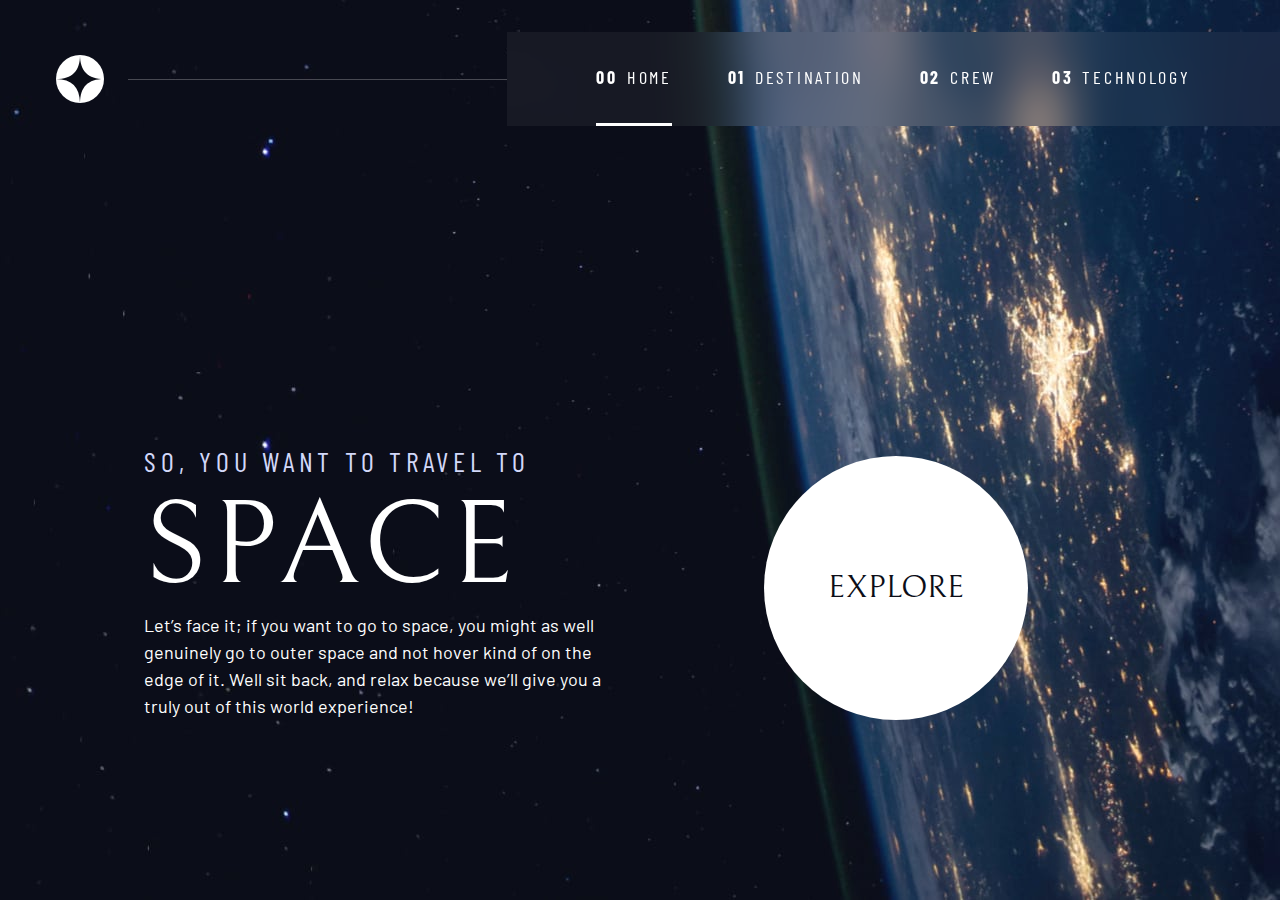
<file: index.html>
<!DOCTYPE html>
<html lang="en">
<head>
  <meta charset="UTF-8">
  <meta name="viewport" content="width=device-width, initial-scale=1.0">

  <link rel="icon" type="image/png" sizes="32x32" href="assets/favicon-32x32.png">
  <!-- Google fonts -->
  <link rel="preconnect" href="https://fonts.googleapis.com">
  <link rel="preconnect" href="https://fonts.gstatic.com" crossorigin>
  <link href="https://fonts.googleapis.com/css2?family=Barlow+Condensed:wght@400;700&family=Bellefair&family=Barlow:wght@400;700&display=swap"
      rel="stylesheet">
      
  <!-- Our custom CSS -->
  <link rel="stylesheet" href="index.css">
  <title> Space tourism website</title>
</head>
<body class="home">
  
  <header class="primary-header flex">
    <div>
      <img src="assets/shared/logo.svg" alt="space tourism logo" class="logo">
    </div>
    <button class="mobile-nav-toggle" aria-expanded="false" aria-controls="primary-navigation"><span class="sr-only">Menu</span></button>
    <nav>
        <ul  id= "primary-navigation" data-visible="false" class="primary-navigation underline-indicators flex">
            <li class="active"><a class="ff-sans-cond uppercase text-white letter-spacing-2" href="index.html"><span>00</span>Home</a>
            <li><a class="ff-sans-cond uppercase text-white letter-spacing-2" href="destination.html"><span>01</span>Destination</a>
            <li><a class="ff-sans-cond uppercase text-white letter-spacing-2" href="crew.html"><span>02</span>Crew</a>
            <li><a class="ff-sans-cond uppercase text-white letter-spacing-2" href="technology.html"><span>03</span>Technology</a>
        </ul>
    </nav>
  </header>
  <main class="grid-container grid-container--home">
    <div>
      <h1 class="text-accent fs-500 ff-sans-cond uppercase letter-spacing-1">So, you want to travel to
      <span class="d-block fs-900 ff-serif text-white">Space</span></h1>
      
      <p>Let’s face it; if you want to go to space, you might as well genuinely go to 
      outer space and not hover kind of on the edge of it. Well sit back, and relax 
      because we’ll give you a truly out of this world experience! </p>
    </div>
    <div>
      <a href="destination.html" class="large-button uppercase ff-serif text-dark bg-white">Explore</a>
    </div>
  </main>
<script src="navigation.js"></script>
<script src="tabs.js"></script>

</body>
</html>
</file>
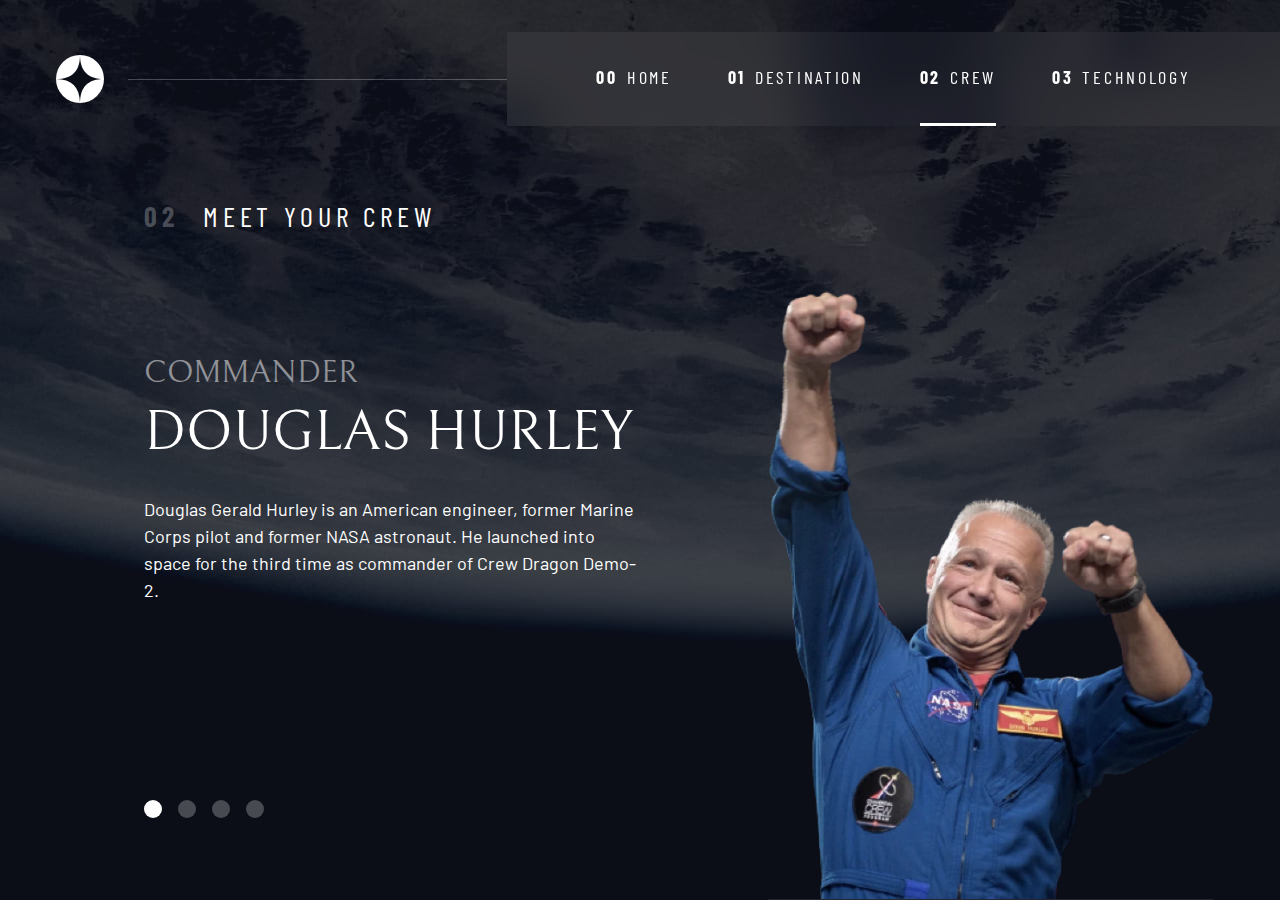
<file: crew.html>
<!DOCTYPE html>
<html lang="en">
<head>
  <meta charset="UTF-8">
  <meta name="viewport" content="width=device-width, initial-scale=1.0">

  <link rel="icon" type="image/png" sizes="32x32" href="./assets/favicon-32x32.png">
  <!-- Google fonts -->
  <link rel="preconnect" href="https://fonts.googleapis.com">
  <link rel="preconnect" href="https://fonts.gstatic.com" crossorigin>
  <link href="https://fonts.googleapis.com/css2?family=Barlow+Condensed:wght@400;700&family=Bellefair&family=Barlow:wght@400;700&display=swap"
      rel="stylesheet">
      
  <!-- Our custom CSS -->
  <link rel="stylesheet" href="index.css">
  <title>Frontend Mentor | Space tourism website</title>
</head>

<body class="crew">
  
  <header class="primary-header flex">
    <div>
      <img src="assets/shared/logo.svg" alt="space tourism logo" class="logo">
    </div>
    <button class="mobile-nav-toggle" aria-controls="primary-navigation"><span class="sr-only" aria-expanded="false">Menu</span></button>
    <nav>
        <ul id="primary-navigation" data-visible="false" class="primary-navigation underline-indicators flex">
            <li><a class="ff-sans-cond uppercase text-white letter-spacing-2" href="index.html"><span aria-hidden="true">00</span>Home</a>
            <li><a class="ff-sans-cond uppercase text-white letter-spacing-2" href="destination.html"><span aria-hidden="true">01</span>Destination</a>
            <li class="active"><a class="ff-sans-cond uppercase text-white letter-spacing-2" href="crew.html"><span aria-hidden="true">02</span>Crew</a>
            <li><a class="ff-sans-cond uppercase text-white letter-spacing-2" href="technology.html"><span aria-hidden="true">03</span>Technology</a>
        </ul>
    </nav>
  </header>
  
  <main id="main" class="grid-container grid-container--crew flow">
    <h1 class="numbered-title"><span aria-hidden="true">02</span> Meet your crew</h1>
    
    <div class="dot-indicators flex" role="tablist" aria-label="crew member list">
      <button aria-selected="true" aria-controls="commander-tab" role="tab" data-image="commander-image" tabindex="0"><span class="sr-only">The commander</span></button>
      <button aria-selected="false" aria-controls="mission-tab" role="tab" data-image="mission-image" tabindex="-1"><span class="sr-only">The mission specialist</span></button>
      <button aria-selected="false" aria-controls="pilot-tab" role="tab" data-image="pilot-image" tabindex="-1"><span class="sr-only">The pilot</span></button>
      <button aria-selected="false" aria-controls="crew-tab" role="tab" data-image="crew-image" tabindex="-1"><span class="sr-only">The crew engineer</span></button>
    </div>
    
    <!-- commander -->
    <article class="crew-details flow" id="commander-tab" role="tabpanel" tabindex="0">
      <header class="flow flow--space-small">
        <h2 class="fs-600 ff-serif uppercase">Commander</h2>
        <p class="fs-700 uppercase ff-serif">Douglas Hurley</p>
      </header>
      <p>Douglas Gerald Hurley is an American engineer, former Marine Corps pilot 
      and former NASA astronaut. He launched into space for the third time as 
      commander of Crew Dragon Demo-2.</p>
    </article> 
    
    <!-- mission specialist -->
    <article hidden class="crew-details flow" id="mission-tab" role="tabpanel" tabindex="0">
      <header class="flow flow--space-small">
        <h2 class="fs-600 ff-serif uppercase">Mission Specialist</h2>
        <p class="fs-700 uppercase ff-serif">Mark SHuttleworth</p>
      </header>
      <p>Mark Richard Shuttleworth is the founder and CEO of Canonical, the company behind
        the Linux-based Ubuntu operating system. Shuttleworth became the first South
        African to travel to space as a space tourist.</p>
    </article> 
    
    <!-- pilot -->
    <article hidden class="crew-details flow" id="pilot-tab" role="tabpanel" tabindex="0">
      <header class="flow flow--space-small">
        <h2 class="fs-600 ff-serif uppercase">Pilot</h2>
        <p class="fs-700 uppercase ff-serif">Victor Glover</p>
      </header>
      <p>Pilot on the first operational flight of the SpaceX Crew Dragon to the
        International Space Station. Glover is a commander in the U.S. Navy where
        he pilots an F/A-18.He was a crew member of Expedition 64, and served as a
        station systems flight engineer.</p>
    </article> 
    
    <!-- engineer -->
    <article hidden class="crew-details flow" id="crew-tab" role="tabpanel" tabindex="0">
      <header class="flow flow--space-small">
        <h2 class="fs-600 ff-serif uppercase">Flight Engineer</h2>
        <p class="fs-700 uppercase ff-serif">Anousheh Ansari</p>
      </header>
      <p>Anousheh Ansari is an Iranian American engineer and co-founder of Prodea Systems.
        Ansari was the fourth self-funded space tourist, the first self-funded woman to
        fly to the ISS, and the first Iranian in space.</p>
    </article> 
    
    
    <picture id="commander-image">
      <source srcset="assets/crew/image-douglas-hurley.webp" type="image/webp">
      <img src="assets/crew/image-douglas-hurley.png" alt="Douglas Hurley">
    </picture>
    <picture hidden id="mission-image">
      <source srcset="assets/crew/image-mark-shuttleworth.webp" type="image/webp">
      <img src="assets/crew/image-mark-shuttleworth.png" alt="Douglas Hurley">
    </picture>
    <picture hidden id="pilot-image">
      <source srcset="assets/crew/image-victor-glover.webp" type="image/webp">
      <img src="assets/crew/image-victor-glover.png" alt="Douglas Hurley">
    </picture>
    <picture hidden id="crew-image">
      <source srcset="assets/crew/image-anousheh-ansari.webp" type="image/webp">
      <img src="assets/crew/image-anousheh-ansari.png" alt="Douglas Hurley">
    </picture>
  </main>
  <script src="navigation.js" defer></script>
  <script src="tabs.js"></script>


</body>
</html>
</file>
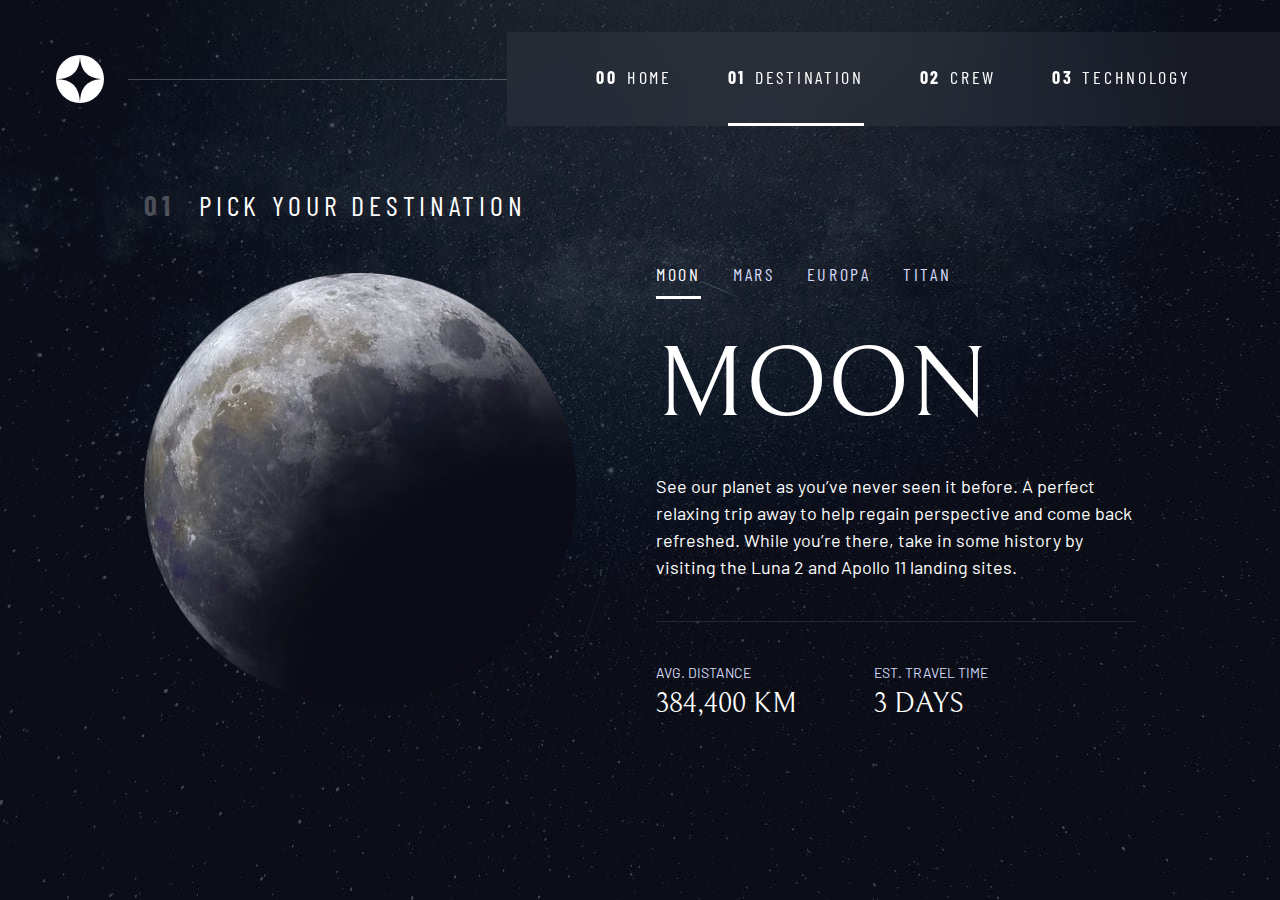
<file: destination.html>
<!DOCTYPE html>
<html lang="en">
<head>
  <meta charset="UTF-8">
  <meta name="viewport" content="width=device-width, initial-scale=1.0">

  <link rel="icon" type="image/png" sizes="32x32" href="assets/favicon-32x32.png">
  <!-- Google fonts -->
  <link rel="preconnect" href="https://fonts.googleapis.com">
  <link rel="preconnect" href="https://fonts.gstatic.com" crossorigin>
  <link href="https://fonts.googleapis.com/css2?family=Barlow+Condensed:wght@400;700&family=Bellefair&family=Barlow:wght@400;700&display=swap"
      rel="stylesheet">
      
  <!-- Our custom CSS -->
  <link rel="stylesheet" href="index.css">
  <title> Space tourism website</title>
</head>
<body class="destination">
  
  <header class="primary-header flex">
    <div>
      <img src="assets/shared/logo.svg" alt="space tourism logo" class="logo">
    </div>
    <button class="mobile-nav-toggle" aria-expanded="false" aria-controls="primary-navigation"><span class="sr-only">Menu</span></button>
    <nav>
      <ul  id= "primary-navigation" data-visible="false" class="primary-navigation underline-indicators flex">
        <li ><a class="ff-sans-cond uppercase text-white letter-spacing-2" href="index.html"><span>00</span>Home</a>
          <li class="active"><a class="ff-sans-cond uppercase text-white letter-spacing-2" href="destination.html"><span>01</span>Destination</a>
            <li><a class="ff-sans-cond uppercase text-white letter-spacing-2" href="crew.html"><span>02</span>Crew</a>
              <li><a class="ff-sans-cond uppercase text-white letter-spacing-2" href="technology.html"><span>03</span>Technology</a>
              </ul>
            </nav>
          </header>
          <main class="grid-container grid-container--destination flow">
            <h1 class="numbered-title fs-800"><span aria-hideen="true">01</span> Pick your destination</h1>
            
            <picture id="moon-image">
              <source srcset="assets/destination/image-moon.webp" type="image/webp">
              <img src="assets/destination/image-moon.png" alt="the moon">
            </picture  >
            <picture hidden id="mars-image">
              <source srcset="assets/destination/image-mars.webp" type="image/webp">
              <img src="assets/destination/image-mars.png" alt="the planet mars">
            </picture>
            <picture hidden id="europa-image">
              <source srcset="assets/destination/image-europa.webp" type="image/webp">
              <img src="assets/destination/image-europa.png" alt="the planet europa">
            </picture>
            <picture hidden id="titan-image">
              <source srcset="assets/destination/image-titan.webp" type="image/webp">
              <img src="assets/destination/image-titan.png" alt="the moon titan">
            </picture>
            
            
            <div class="tab-list underline-indicators flex" role="tablist" aria-label="destination list">
              <button aria-selected="true" role="tab" aria-controls="moon-tab" class="uppercase ff-sans-cond text-accent letter-spacing-2" tabindex="0" data-image="moon-image">Moon</button>
              <button aria-selected="false" role="tab" aria-controls="mars-tab" class="uppercase ff-sans-cond text-accent letter-spacing-2" tabindex="-1" data-image="mars-image">Mars</button>
              <button aria-selected="false" role="tab" aria-controls="europa-tab" class="uppercase ff-sans-cond text-accent letter-spacing-2" tabindex="-1" data-image="europa-image">Europa</button>
              <button aria-selected="false" role="tab" aria-controls="titan-tab" class="uppercase ff-sans-cond text-accent letter-spacing-2" tabindex="-1" data-image="titan-image">Titan</button>
          </div>
    
   <!-- The moon -->
   <article class="destination-info flow" id="moon-tab" tabindex="0" role="tabpanel">
    <h2 class="fs-800 uppercase ff-serif">Moon</h2>

    <p>See our planet as you’ve never seen it before. A perfect relaxing trip away to help 
    regain perspective and come back refreshed. While you’re there, take in some history 
    by visiting the Luna 2 and Apollo 11 landing sites.</p>
    
    <div class="destination-meta flex">
      <div>
        <h3 class="text-accent fs-200 uppercase">Avg. distance</h3>
        <p class="ff-serif uppercase">384,400 km</p>
      </div>
      <div>
        <h3 class="text-accent fs-200 uppercase">Est. travel time</h3>
        <p class="ff-serif uppercase">3 days</p>
      </div>
    </div>
  </article>
  
  <!-- Mars -->
  <article hidden class="destination-info flow" id="mars-tab" tabindex="0" role="tabpanel">
    <h2 class="fs-800 uppercase ff-serif">Mars</h2>

    <p>Don’t forget to pack your hiking boots. You’ll need them to tackle Olympus Mons, 
the tallest planetary mountain in our solar system. It’s two and a half times 
the size of Everest!</p>
    
    <div class="destination-meta flex">
      <div>
        <h3 class="text-accent fs-200 uppercase">Avg. distance</h3>
        <p class="ff-serif uppercase">225 mil. km</p>
      </div>
      <div>
        <h3 class="text-accent fs-200 uppercase">Est. travel time</h3>
        <p class="ff-serif uppercase">9 months</p>
      </div>
    </div>
  </article>
  
  <!-- Europa -->
  <article hidden class="destination-info flow" id="europa-tab" tabindex="0" role="tabpanel">
    <h2 class="fs-800 uppercase ff-serif">Europa</h2>

    <p>The smallest of the four Galilean moons orbiting Jupiter, Europa is a 
winter lover’s dream. With an icy surface, it’s perfect for a bit of 
ice skating, curling, hockey, or simple relaxation in your snug 
wintery cabin.</p>
    <div class="destination-meta flex">
      <div>
        <h3 class="text-accent fs-200 uppercase">Avg. distance</h3>
        <p class="ff-serif uppercase">628 mil. km</p>
      </div>
      <div>
        <h3 class="text-accent fs-200 uppercase">Est. travel time</h3>
        <p class="ff-serif uppercase">3 years</p>
      </div>
    </div>
  </article>
  
  <!-- Titan -->
  <article hidden class="destination-info flow" id="titan-tab" tabindex="0" role="tabpanel">
    <h2 class="fs-800 uppercase ff-serif">Titan</h2>

    <p>The only moon known to have a dense atmosphere other than Earth, Titan 
is a home away from home (just a few hundred degrees colder!). As a 
bonus, you get striking views of the Rings of Saturn.</p>
    
    <div class="destination-meta flex">
      <div>
        <h3 class="text-accent fs-200 uppercase">Avg. distance</h3>
        <p class="ff-serif uppercase">1.6 bil. km</p>
      </div>
      <div>
        <h3 class="text-accent fs-200 uppercase">Est. travel time</h3>
        <p class="ff-serif uppercase">7 years</p>
      </div>
    </div>
  </article>
            <script src="navigation.js"></script>
            <script src="tabs.js"></script>
    
          </main>
          </body>
          </html>
</file>
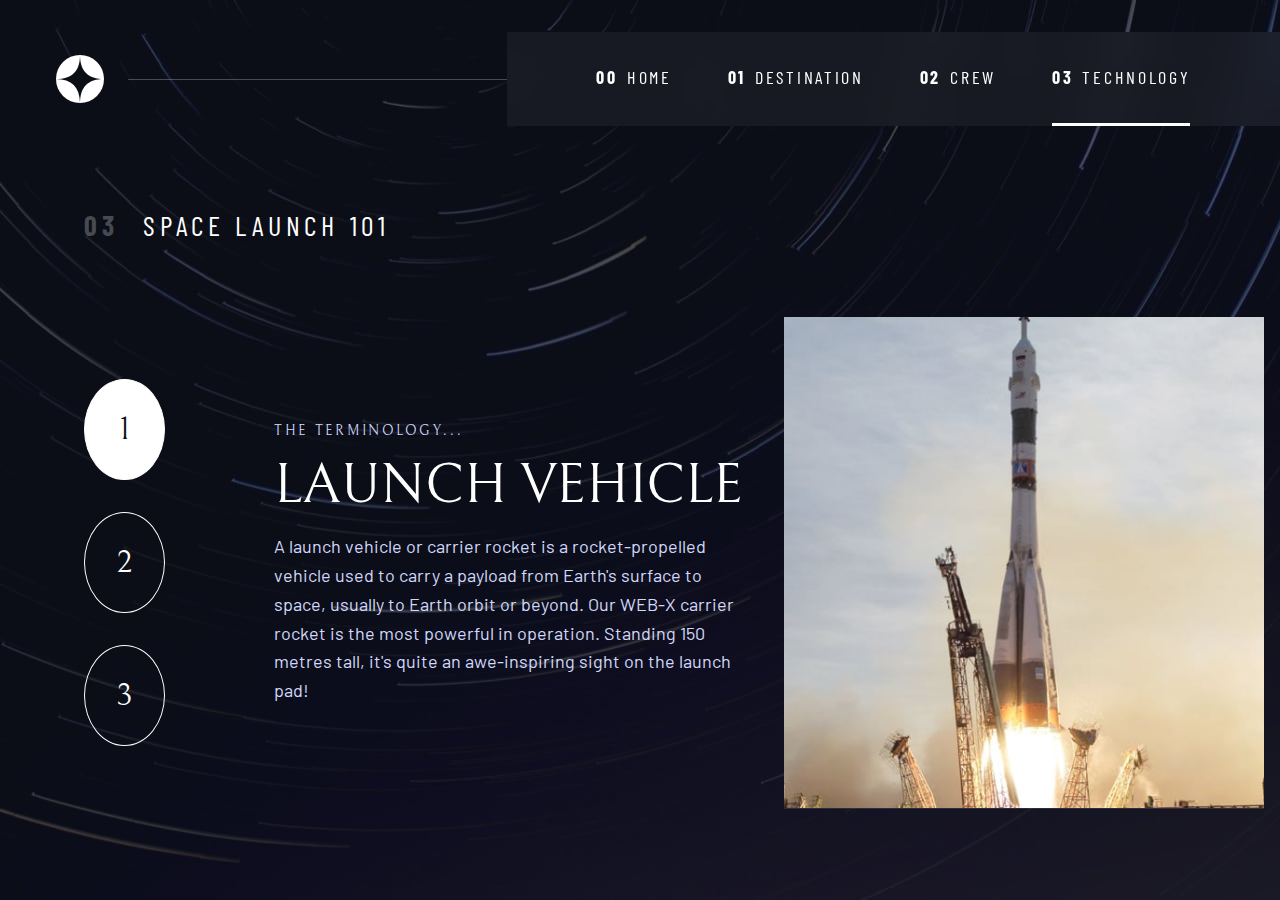
<file: technology.html>
<!DOCTYPE html>
<html lang="en">
<head>
  <meta charset="UTF-8">
  <meta name="viewport" content="width=device-width, initial-scale=1.0">

  <link rel="icon" type="image/png" sizes="32x32" href="assets/favicon-32x32.png">
  <!-- Google fonts -->
  <link rel="preconnect" href="https://fonts.googleapis.com">
  <link rel="preconnect" href="https://fonts.gstatic.com" crossorigin>
  <link href="https://fonts.googleapis.com/css2?family=Barlow+Condensed:wght@400;700&family=Bellefair&family=Barlow:wght@400;700&display=swap"
      rel="stylesheet">
      
  <!-- Our custom CSS -->
  <link rel="stylesheet" href="index.css">
  <title> Space tourism website</title>
</head>
<body class="technology">
  
  <header class="primary-header flex">
    <div>
      <img src="assets/shared/logo.svg" alt="space tourism logo" class="logo">
    </div>
    <button class="mobile-nav-toggle" aria-expanded="false" aria-controls="primary-navigation"><span class="sr-only">Menu</span></button>
    <nav>
      <ul  id= "primary-navigation" data-visible="false" class="primary-navigation underline-indicators flex">
        <li ><a class="ff-sans-cond uppercase text-white letter-spacing-2" href="index.html"><span>00</span>Home</a>
          <li ><a class="ff-sans-cond uppercase text-white letter-spacing-2" href="destination.html"><span>01</span>Destination</a>
            <li><a class="ff-sans-cond uppercase text-white letter-spacing-2" href="crew.html"><span>02</span>Crew</a>
              <li class="active"><a class="ff-sans-cond uppercase text-white letter-spacing-2" href="technology.html"><span>03</span>Technology</a>
              </ul>
            </nav>
          </header>
          <main id="main" class="grid-container grid-container--technology">
            <h1 class="numbered-title"><span aria-hidden="true">03</span> space launch 101</h1>
            
            <div class= "three-dots flex" role="tablist" aria-label="technology member list">
              <button class="ff-serif fs-600" aria-selected="true" aria-controls="launch-tab" role="tab" data-image="launch-image" tabindex="0">1</button>
              <button class="ff-serif fs-600"aria-selected="false" aria-controls="space-tab" role="tab" data-image="space-image" tabindex="-1">2</button>
              <button class="ff-serif fs-600"aria-selected="false" aria-controls="capsule-tab" role="tab" data-image="capsule-image" tabindex="-1">3</button>
            </div>
            
            <!-- Launch Vehicle -->
            <article class="technology-details flow" id="launch-tab" role="tabpanel" tabindex="0">
              <header class="flow flow--space-small">
                <h2 class="fs-200 letter-spacing-2 ff-serif uppercase text-accent"> The terminology...</h2>
                <p class="fs-700 uppercase ff-serif"> launch vehicle</p>
              </header>
              <p class="text-accent">A launch vehicle or carrier rocket is a rocket-propelled vehicle used to carry a payload from Earth's surface to space, usually to Earth orbit or beyond. Our WEB-X carrier rocket is the most powerful in operation. Standing 150 metres tall, it's quite an awe-inspiring sight on the launch pad!</p>
            </article> 
            
            <!-- Space Port -->
            <article hidden class="technology-details flow" id="space-tab" role="tabpanel" tabindex="0">
              <header class="flow flow--space-small">
                <h2 class="fs-200 letter-spacing-2 ff-serif uppercase text-accent"> The terminology...</h2>
                <p class="fs-700 uppercase ff-serif">space port</p>
              </header>
              <p class="text-accent">A spaceport or cosmodrome is a site for launching (or receiving) spacecraft, by analogy to the seaport for ships or airport for aircraft. Based in the famous Cape Canaveral, our spaceport is ideally situated to take advantage of the Earth’s rotation for launch.</p>

            </article> 
            
            <!-- capsule -->
            <article hidden class="technology-details flow" id="capsule-tab" role="tabpanel" tabindex="0">
              <header class="flow flow--space-small">
                <h2 class="fs-200 letter-spacing-2 ff-serif uppercase text-accent"> The terminology...</h2>
                <p class="fs-700 uppercase ff-serif">space capsule</p>
              </header>
              <p class="text-accent">A space capsule is an often-crewed spacecraft that uses a blunt-body reentry capsule to reenter the Earth's atmosphere without wings. Our capsule is where you'll spend your time during the flight. It includes a space gym, cinema, and plenty of other activities to keep you entertained.</p>
            </article> 
               
            <picture id="launch-image">
              <source srcset="assets/technology/image-launch-vehicle-portrait.jpg" type="image/webp">
              <img src="assets/technology/image-launch-vehicle-portrait.jpg"Douglas Hurley">
            </picture>
            <picture hidden id="space-image">
              <source srcset="assets/technology/image-spaceport-portrait.jpg" type="image/webp">
              <img src="assets/technology/image-spaceport-portrait.jpg" alt="Douglas Hurley">
            </picture>
            <picture hidden id="capsule-image">
              <source srcset="assets/technology/image-space-capsule-portrait.jpg" type="image/webp">
              <img src="assets/technology/image-space-capsule-portrait.jpg" alt="Douglas Hurley">
            </picture>
          </main>
          <script src="navigation.js" defer></script>
          <script src="tabs.js"></script>
        
        
        </body>
        </html>
</file>
<file: index.css>
/* ------------------- */
/* Custom properties   */
/* ------------------- */

:root {
    /* colors */
    --clr-dark: 230 35% 7%;
    --clr-light: 231 77% 90%;
    --clr-white: 0 0% 100%;
    
    /* font-sizes */
    --fs-900: clamp(5rem, 8vw + 1rem, 9.375rem);
    --fs-800: 3.5rem;
    --fs-700: 1.5rem;
    --fs-600: 1rem;
    --fs-500: 1rem;
    --fs-400: 0.9375rem;
    --fs-300: 1rem;
    --fs-200: 0.875rem;
    
    /* font-families */
    --ff-serif: "Bellefair", serif;
    --ff-sans-cond: "Barlow Condensed", sans-serif;
    --ff-sans-normal: "Barlow", sans-serif;
}

@media (min-width: 35em) {
    :root {
        --fs-800: 5rem;
        --fs-700: 2.5rem;
        --fs-600: 1.5rem;
        --fs-500: 1.25rem;
        --fs-400: 1rem;
    }
}

@media (min-width: 45em) {
    :root {
        /* font-sizes */
        --fs-800: 6.25rem;
        --fs-700: 3.5rem;
        --fs-600: 2rem;
        --fs-500: 1.75rem;
        --fs-400: 1.125rem;
    }
}


/* ------------------- */
/* Reset               */
/* ------------------- */

/* https://piccalil.li/blog/a-modern-css-reset/ */

/* Box sizing */
*,
*::before,
*::after {
    box-sizing: border-box;
}

/* Reset margins */
body,
h1,
h2,
h3,
h4,
h5,
p,
figure,
picture {
    margin: 0; 
}

h1,
h2,
h3,
h4,
h5,
h6,
p {
    font-weight: 400;
}

/* set up the body */
body {
    font-family: var(--ff-sans-normal);
    font-size: var(--fs-400);
    color: hsl( var(--clr-white) );
    background-color: hsl( var(--clr-dark) );
    line-height: 1.5;
    min-height: 100vh;
    
    display: grid;
    grid-template-rows: min-content 1fr;
    
    overflow-x: hidden;
}

/* make images easier to work with */
img,
picutre {
    max-width: 100%;
    display: block;
}

/* make form elements easier to work with */
input,
button,
textarea,
select {
    font: inherit;
}

/* remove animations for people who've turned them off */
@media (prefers-reduced-motion: reduce) {  
  *,
  *::before,
  *::after {
    animation-duration: 0.01ms !important;
    animation-iteration-count: 1 !important;
    transition-duration: 0.01ms !important;
    scroll-behavior: auto !important;
  }
}


/* ------------------- */
/* Utility classes     */
/* ------------------- */

/* general */

.flex {
    display: flex;
    gap: var(--gap, 1rem);
}

.grid {
    display: grid;
    gap: var(--gap, 1rem);
}

.d-block {
    display: block;
}

.flow > *:where(:not(:first-child)) {
    margin-top: var(--flow-space, 1rem);
}

.flow--space-small {
    --flow-space: .75rem;
}

.container {
    padding-inline: 2em;
    margin-inline: auto;
    max-width: 80rem;
}

.sr-only {
  position: absolute; 
  width: 1px;
  height: 1px;
  padding: 0;
  margin: -1px; 
  overflow: hidden;
  clip: rect(0, 0, 0, 0);
  white-space: nowrap; /* added line */
  border: 0;
}

.skip-to-content {
    position: absolute;
    z-index: 9999;
    background: hsl( var(--clr-white) );
    color: hsl( var(--clr-dark) ); 
    padding: .5em 1em;
    margin-inline: auto;
    transform: translateY(-100%);
    transition: transform 250ms ease-in;
}

.skip-to-content:focus {
    transform: translateY(0);
}

/* colors */

.bg-dark { background-color: hsl( var(--clr-dark) );}
.bg-accent { background-color: hsl( var(--clr-light) );}
.bg-white { background-color: hsl( var(--clr-white) );}

.text-dark { color: hsl( var(--clr-dark) );}
.text-accent { color: hsl( var(--clr-light) );}
.text-white { color: hsl( var(--clr-white) );}

/* typography */

.ff-serif { font-family: var(--ff-serif); } 
.ff-sans-cond { font-family: var(--ff-sans-cond); } 
.ff-sans-normal { font-family: var(--ff-sans-normal); } 

.letter-spacing-1 { letter-spacing: 4.75px; } 
.letter-spacing-2 { letter-spacing: 2.7px; } 
.letter-spacing-3 { letter-spacing: 2.35px; } 

.uppercase { text-transform: uppercase; }

.fs-900 { font-size: var(--fs-900); }
.fs-800 { font-size: var(--fs-800); }
.fs-700 { font-size: var(--fs-700); }
.fs-600 { font-size: var(--fs-600); }
.fs-500 { font-size: var(--fs-500); }
.fs-400 { font-size: var(--fs-400); }
.fs-300 { font-size: var(--fs-300); }
.fs-200 { font-size: var(--fs-200); }

.fs-900,
.fs-800,
.fs-700,
.fs-600 {
    line-height: 1.1;
}

.numbered-title {
    font-family: var(--ff-sans-cond);
    font-size: var(--fs-500);
    text-transform: uppercase;
    letter-spacing: 4.72px; 
}

.numbered-title span {
    margin-right: .5em;
    font-weight: 700;
    color: hsl( var(--clr-white) / .25);
}


/* ------------------- */
/* Compontents         */
/* ------------------- */

.large-button {
    font-size: 2rem;
    position: relative;
    z-index: 1;
    display: inline-grid;
    place-items: center;
    padding: 0 2em;
    border-radius: 50%;
    aspect-ratio: 1;
    text-decoration: none;
}

.large-button::after {
    content: '';
    position: absolute;
    z-index: -1;
    width: 100%;
    height: 100%;
    background: hsl( var(--clr-white) / .1);
    border-radius: 50%;
    opacity: 0;
    transition: opacity 500ms linear, transform 750ms ease-in-out;
}
 
.large-button:hover::after,
.large-button:focus::after {
    opacity: 1;
    transform: scale(1.5);
}

/* primary-header */

.logo {
    margin: 1.5rem clamp(1.5rem, 5vw, 3.5rem);
}

.primary-header {
    justify-content: space-between;
    align-items: center;
}

.primary-navigation {
    --gap: clamp(1.5rem, 5vw, 3.5rem);
    --underline-gap: 2rem;
    list-style: none;
    padding: 0;
    margin: 0;
    background: hsl( var(--clr-white) / 0.05);
    backdrop-filter: blur(1.5rem);
}

.primary-navigation a {
    text-decoration: none;
}

.primary-navigation a > span {
    font-weight: 700;
    margin-right: .5em;
}

.mobile-nav-toggle {
    display: none;
}

@media (max-width: 35rem) {
    .primary-navigation {
        --underline-gap: .5rem;
        position: fixed;
        z-index: 1000;
        inset: 0 0 0 30%;
        list-style: none;
        padding: min(20rem, 15vh) 2rem;
        margin: 0;
        flex-direction: column;
        transform: translateX(100%);
        transition: transform 500ms ease-in-out;
    }
    
    .primary-navigation[data-visible="true"] {
        transform: translateX(0);
    }
    
    .primary-navigation.underline-indicators > .active {
       border: 0;
    }
    
    .mobile-nav-toggle {
        display: block;
        position: absolute;
        z-index: 2000;
        right: 1rem;
        top: 2rem;
        background: transparent;
        background-image: url(assets/shared/icon-hamburger.svg);
        background-repeat: no-repeat;
        background-position: center;
        width: 1.5rem;
        aspect-ratio: 1;
        border: 0;
    }
    
    .mobile-nav-toggle[aria-expanded="true"] {
        background-image: url(assets/shared/icon-close.svg);
    }
    
    .mobile-nav-toggle:focus-visible {
        outline: 5px solid white;
        outline-offset: 5px;
    }
    
}

@media (min-width: 35em) {
    .primary-navigation {
        padding-inline: clamp(3rem, 7vw, 7rem);
    }
}

@media (min-width: 35em) and (max-width: 44.999em) {
    .primary-navigation a > span {
        display: none;
    }
}

@media (min-width: 45em) {
    
     .primary-header::after {
         content: '';
         display: block;
         position: relative;
         height: 1px;
         width: 100%;
         margin-right: -2.5rem;
         background: hsl( var(--clr-white) / .25);
         order: 1;
     }
     
    nav {
        order: 2;
    }
    
    .primary-navigation {
        margin-block: 2rem;
    }
    
   
}


.underline-indicators > * {
    cursor: pointer;
    padding: var(--underline-gap, .5rem) 0;
    border: 0;
    border-bottom: .2rem solid hsl( var(--clr-white) / 0 );
    background-color: transparent;
}

.underline-indicators > *:hover,
.underline-indicators > *:focus {
    border-color: hsl( var(--clr-white) / .5);
}

.underline-indicators > .active,
.underline-indicators > [aria-selected="true"] {
    color: hsl( var(--clr-white) / 1);
    border-color: hsl( var(--clr-white) / 1); 
}

.tab-list {
    --gap: 2rem;
}

.dot-indicators > * {
    cursor: pointer;
    border: 0;
    border-radius: 50%;
    padding: .5em;
    background-color: hsl( var(--clr-white) / .25);
}
 
.dot-indicators > *:hover,
.dot-indicators > *:focus { 
    background-color: hsl( var(--clr-white) / .5);
}

.dot-indicators > [aria-selected="true"] {
    background-color: hsl( var(--clr-white) / 1); 
}


/* ----------------------------- */
/* Page specific background      */
/* ----------------------------- */
body {
    background-size: cover;
    background-position: bottom center;
}
/* home */
.home {
    background-image: url(assets/home/background-home-mobile.jpg);
}

@media (min-width: 35rem) {
    .home {
        background-position: center center;
        background-image: url(assets/home/background-home-tablet.jpg);
    }
}

@media (min-width: 45rem) {
    .home {
        background-image: url(assets/home/background-home-desktop.jpg);
    }
} 

/* destination */
.destination {
    background-image: url(assets/destination/background-destination-mobile.jpg);
}

@media (min-width: 35rem) {
    .destination {
        background-position: center center;
        background-image: url(assets/destination/background-destination-tablet.jpg);
    }
}

@media (min-width: 45rem) {
    .destination {
        background-image: url(assets/destination/background-destination-desktop.jpg);
    }
} 

/* crew */
.crew {
    background-image: url(assets/home/background-crew-mobile.jpg);
}

@media (min-width: 35rem) {
    .crew {
        background-position: center center;
        background-image: url(assets/crew/background-crew-tablet.jpg);
    }
}

@media (min-width: 45rem) {
    .crew {
        background-image: url(assets/crew/background-crew-desktop.jpg);
    }
} 

/* ----------------------------- */
/* Layout                        */
/* ----------------------------- */


.grid-container {
    text-align: center;
    display: grid;
    place-items: center;
    padding-inline: 1rem;
    padding-bottom: 4rem;
}

.grid-container p:not([class]) {
    max-width: 50ch;
}

.numbered-title {
    grid-area: title;
}

/* destination layout */

.grid-container--destination {
    --flow-space: 2rem;
    grid-template-areas: 
        'title'
        'image'
        'tabs'
        'content';
}

.grid-container--destination > picture {
    grid-area: image;
    max-width: 60%;
    animation: 200s rotate infinite linear;
}
@keyframes rotate {

    0% {
        transform: rotate(0deg);
    }
    100% {
        transform: rotate(360deg);
    }
    
}
.grid-container--destination > .tab-list {
    grid-area: tabs;
}

.grid-container--destination > .destination-info {
    grid-area: content;
}

.destination-meta {
    flex-direction: column;
    border-top: 1px solid hsl( var(--clr-white) / .1);
    padding-top: 2.5rem;
    margin-top: 2.5rem;
}

.destination-meta p {
    font-size: 1.75rem;
}

/* crew layout */

.grid-container--crew {
    --flow-space: 2rem;
    grid-template-areas: 
        'title'
        'image'
        'tabs'
        'content';
}

.grid-container--crew > picture {
    grid-area: image;
    max-width: 60%;
    border-bottom: 1px solid hsl( var(--clr-white) / .1);
}

.grid-container--crew > .dot-indicators {
    grid-area: tabs;
}

.grid-container--crew > .crew-details {
    grid-area: content;
}

.crew-details h2 {
    color: hsl( var(--clr-white) / .5);
}

@media (min-width: 35em) {
    .numbered-title {
        justify-self: start;
        margin-top: 2rem;
    }
    
    .destination-meta {
        flex-direction: row;
        justify-content: space-evenly;
    }
    
    .grid-container--crew {
        padding-bottom: 0;
        grid-template-areas: 
            'title'
            'content'
            'tabs'
            'image';
    }
    
    
}

@media (min-width: 45em) {
    .grid-container {
        text-align: left;
        column-gap: var(--container-gap, 2rem);
        grid-template-columns: minmax(1rem, 1fr) repeat(2, minmax(0, 30rem)) minmax(1rem, 1fr);
    }
    
    .grid-container--home {
        padding-bottom: max(6rem, 20vh);
        align-items: end;
    }
    
    .grid-container--home > *:first-child {
        grid-column: 2;
    }

    .grid-container--home > *:last-child {
        grid-column: 3;
    }
    
    .grid-container--destination {
        justify-items: start;
        align-content: start;
        grid-template-areas: 
            '. title title .'
            '. image tabs .'
            '. image content .';
    }
    
    .grid-container--destination > picture {
        max-width: 90%;
    }
     
    .destination-meta {
        --gap: min(6vw, 6rem);
        justify-content: start;
    }
    
    .grid-container--crew {
        grid-template-columns: minmax(1rem, 1fr) minmax(0, 37rem) minmax(0, 23rem) minmax(1rem, 1fr);
        justify-items: start;
        grid-template-areas: 
            '. title title .'
            '. content image .'
            '. tabs image .';
    }
    
    .grid-container--crew > picture {
        grid-column: span 2;
        align-self: end;
        max-width: 90%;
    }


}

/* technology */

.technology {
    background-image: url(assets/technology/background-technology-mobile.jpg);
}

@media (min-width: 35rem) {
    .technology {
       
        background-image: url(assets/technology/background-technology-tablet.jpg);
    }
}

@media (min-width: 45rem) {
    .technology {
        background-image: url(assets/technology/background-technology-desktop.jpg);
        min-height: 100vh;
    }
} 





.three-dots > * {
    cursor: pointer;
    border: 0;
    border-radius: 50%;
    padding: 1em;
    background-color: hsl( var(--clr-white) / .25);
    background: none;
    border: 1px solid white;
    color: white;
}

.three-dots > [aria-selected="true"] {
    background-color: hsl( var(--clr-white) / 1); 
    color:hsl( var(--clr-dark) ); 
}

.grid-container--technology {
   gap: 30px;
    grid-template-areas: 
        'title'
        'image'
        'tabs'
        'content';
}

.grid-container--technology > picture {
    grid-area: image;
    max-width: 100%;
    border-bottom: 1px solid hsl( var(--clr-white) / .1);
}

.grid-container--technology > .three-dots {
    grid-area: tabs;
}

.grid-container--technology > .technology-details {
    grid-area: content;
    max-width: 300px;

    
}

@media (min-width: 35em) {
    .numbered-title {
        justify-self: start;
        margin-top: 2rem;
    }
    
    .grid-container--technology > .technology-details {
        max-width: 600px;
        line-height: 1.6;
    }
    
   
    
    
}

@media (min-width: 45em) {
  
    
 
    
  
    

    .destination-meta {
        --gap: min(6vw, 6rem);
        justify-content: start;
    }
    
    .grid-container--technology {
        grid-template-columns: minmax(0, 20rem) minmax(10rem, 5rem) minmax(30rem, 1fr) minmax(30rem, 1fr);
        justify-items: start;
        grid-template-areas: 
            '. title title .'
            '. tabs content  image'
            '. tabs content  image';
    }
    
    .three-dots {
    flex-direction: column;
    gap: 2rem;
}
}
</file>
